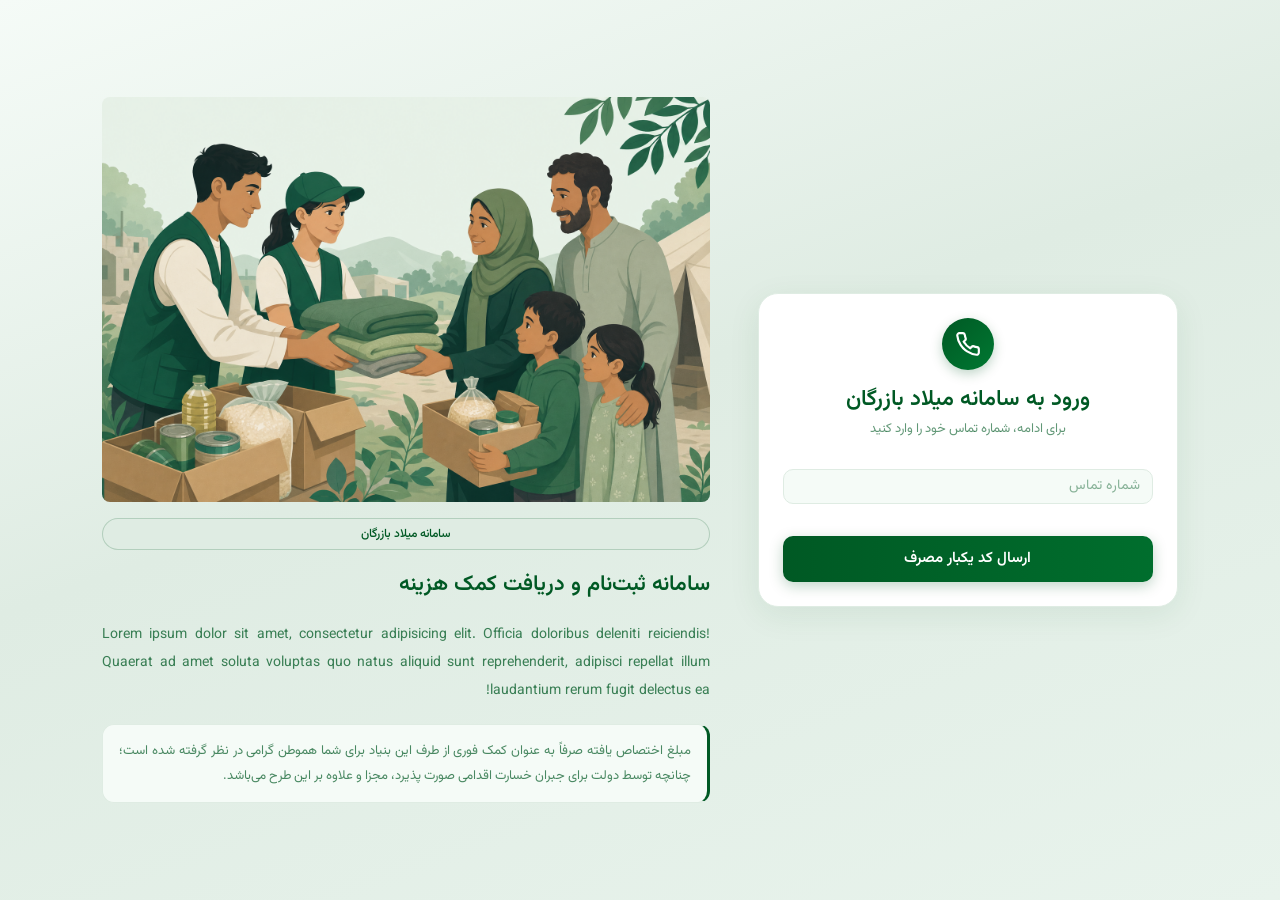
<file: index.html>
<!DOCTYPE html>
<html lang="fa" dir="rtl">

<head>
    <meta charset="UTF-8">
    <meta name="viewport" content="width=device-width, initial-scale=1.0">
    <title>میلاد بازرگان | ورود به سامانه</title>
    <link rel="stylesheet" href="./css/bootstrap.rtl.css">
    <link rel="stylesheet" href="./css/form-theme.css">
    <link rel="stylesheet" href="./css/login.css">
</head>

<body class="login-page">

    <main class="login-wrapper">
        <div class="row login-layout g-4">

            <div class="col-lg-5 login-form-col">
                <div class="card border shadow-sm">
                    <div class="card-body p-4">

                        <div class="avatar">
                            <svg width="26" height="26" fill="none" stroke="#fff" stroke-width="2"
                                viewBox="0 0 24 24">
                                <path d="M22 16.92v3a2 2 0 0 1-2.18 2 19.79 19.79 0 0 1-8.63-3.07 19.5 19.5 0 0 1-6-6 19.79 19.79 0 0 1-3.07-8.67A2 2 0 0 1 4.11 2h3a2 2 0 0 1 2 1.72c.127.96.361 1.903.7 2.81a2 2 0 0 1-.45 2.11L8.09 9.91a16 16 0 0 0 6 6l1.27-1.27a2 2 0 0 1 2.11-.45c.907.339 1.85.573 2.81.7A2 2 0 0 1 22 16.92z" />
                            </svg>
                        </div>

                        <div class="form-title">ورود به سامانه میلاد بازرگان</div>
                        <div class="form-subtitle">برای ادامه، شماره تماس خود را وارد کنید</div>

                        <div id="alertBox" class="alert-message error step-hidden"></div>

                        <div id="phoneStep">
                            <div class="mb-3">
                                <input type="text" class="form-control" id="loginPhone" placeholder="شماره تماس"
                                    inputmode="tel" maxlength="11" autocomplete="tel">
                                <div class="invalid-feedback">شماره تماس باید ۱۱ رقم و با ۰۹ شروع شود.</div>
                            </div>
                            <button type="button" class="btn-submit" id="sendOtpBtn">ارسال کد یکبار مصرف</button>
                        </div>

                        <div id="otpStep" class="step-hidden">
                            <div class="form-subtitle mb-0">
                                کد ارسال‌شده به
                                <span class="phone-display" id="phoneDisplay"></span>
                                را وارد کنید
                            </div>

                            <div class="otp-boxes" id="otpBoxes">
                                <input type="text" class="otp-box" maxlength="1" inputmode="numeric" data-index="0">
                                <input type="text" class="otp-box" maxlength="1" inputmode="numeric" data-index="1">
                                <input type="text" class="otp-box" maxlength="1" inputmode="numeric" data-index="2">
                                <input type="text" class="otp-box" maxlength="1" inputmode="numeric" data-index="3">
                                <input type="text" class="otp-box" maxlength="1" inputmode="numeric" data-index="4">
                                <input type="text" class="otp-box" maxlength="1" inputmode="numeric" data-index="5">
                            </div>

                            <button type="button" class="btn-submit" id="verifyOtpBtn">تایید و ورود</button>
                            <button type="button" class="btn-link" id="resendBtn" disabled>ارسال مجدد (<span id="timer">120</span>)</button>
                            <button type="button" class="btn-link" id="changePhoneBtn">تغییر شماره تماس</button>
                        </div>

                    </div>
                </div>
            </div>

            <div class="col-lg-7 login-info">
                <img src="./assets/carousel-aid-1.png" alt="حمایت بنیاد برکت از هموطنان" class="img-fluid rounded-3">

                <span class="login-info-badge my-3 d-block text-center"> سامانه میلاد بازرگان </span>

                <h1 class="login-info-title">سامانه ثبت‌نام و دریافت کمک هزینه</h1>

                <p class="login-info-text">
                   Lorem ipsum dolor sit amet, consectetur adipisicing elit. Officia doloribus deleniti reiciendis! Quaerat ad amet soluta voluptas quo natus aliquid sunt reprehenderit, adipisci repellat illum laudantium rerum fugit delectus ea!
                </p>

                <div class="login-info-note">
                    مبلغ اختصاص یافته صرفاً به عنوان کمک فوری از طرف این بنیاد برای شما هموطن گرامی در نظر
                    گرفته شده است؛ چنانچه توسط دولت برای جبران خسارت اقدامی صورت پذیرد، مجزا و علاوه بر این
                    طرح می‌باشد.
                </div>
            </div>

        </div>
    </main>

    <script src="./config.js"></script>
    <script src="./login.js"></script>
</body>

</html>
</file>
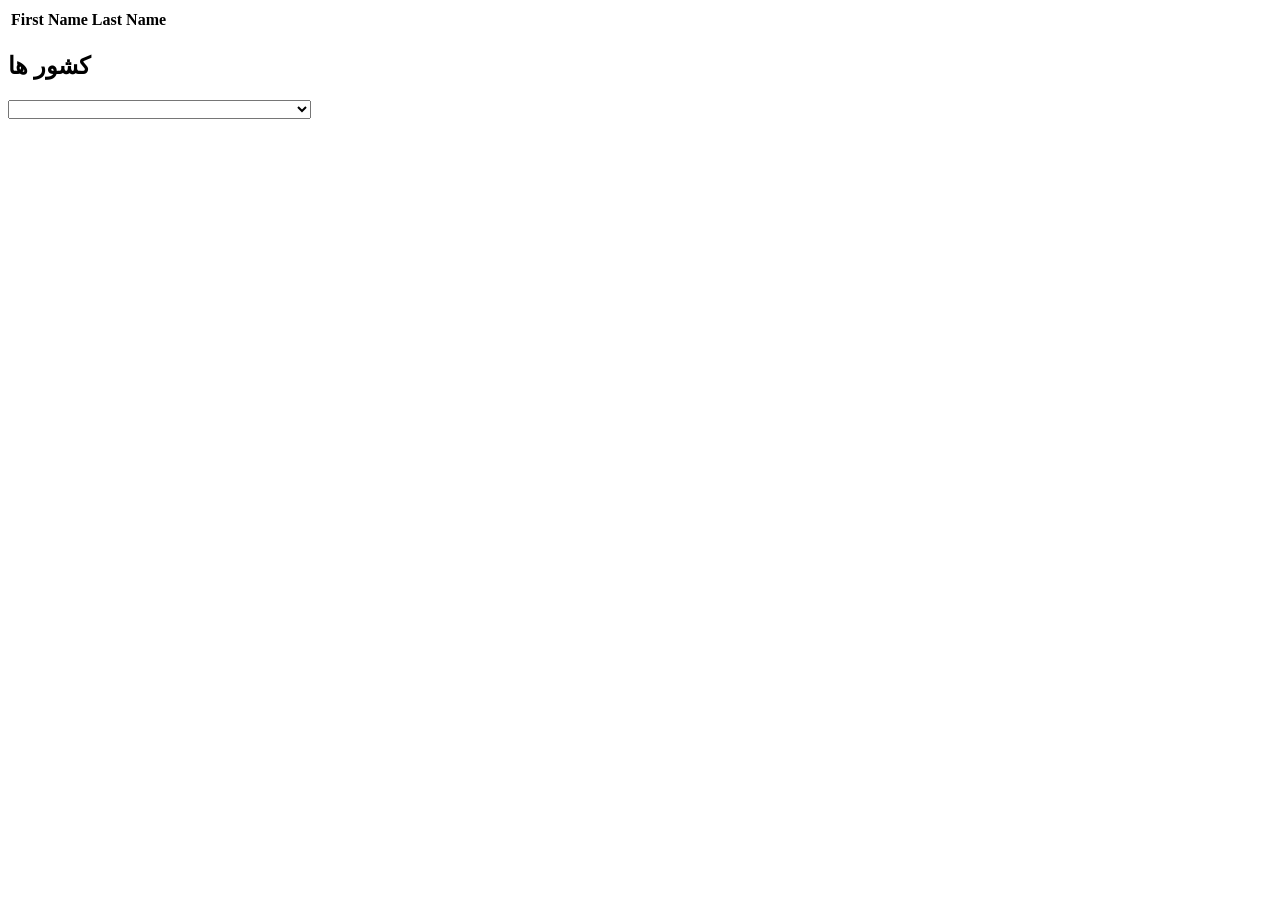
<file: api-Ajax.html>
<!DOCTYPE html>
<html lang="en">

<head>
    <meta charset="UTF-8">
    <meta name="viewport" content="width=device-width, initial-scale=1.0">
    <title>Document</title>
</head>

<body>

    <div id="userList">

    </div>

    <div>
        <table id="UserNameLastNameTable">
            <tr>
                <th>First Name</th>
                <th>Last Name</th>
            </tr>
        </table>
    </div>




    <div id="'country">
        <h2>کشور ها</h2>
        <select id="selectCountry" onchange="selectCity(this)">
            <option value="null"></option>
        </select>
    </div>





    <script src="./api.js"></script>
</body>

</html>
</file>
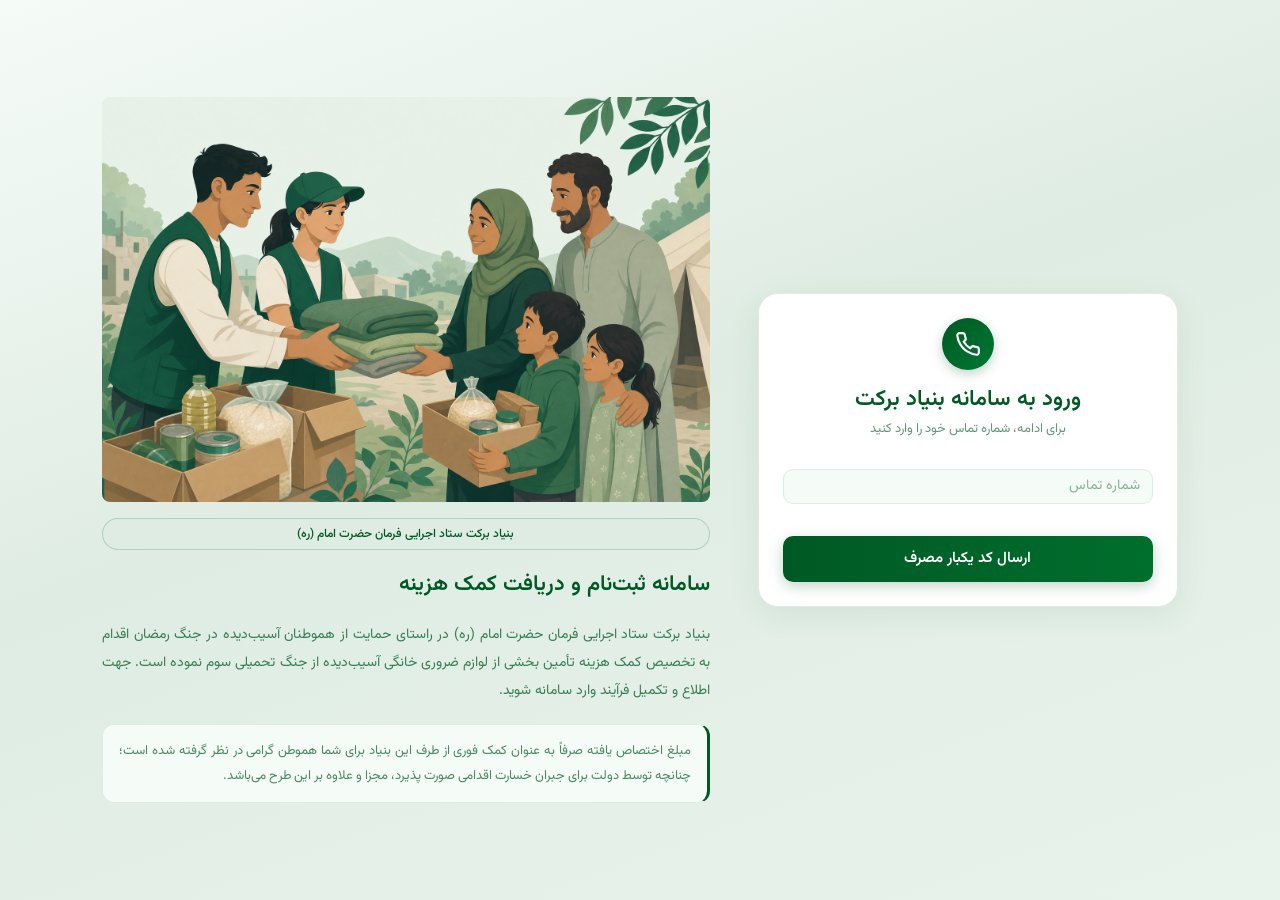
<file: form.html>
<!DOCTYPE html>

<html lang="fa" dir="rtl">



<head>

    <meta charset="UTF-8">

    <meta name="viewport" content="width=device-width, initial-scale=1.0">

    <title>فرم ثبت اطلاعات</title>

    <link rel="stylesheet" href="./css/bootstrap.rtl.css">

    <link rel="stylesheet" href="./css/form-theme.css">

    <link rel="stylesheet" href="./css/workout.css">

</head>



<body class="workout-page">



    <main class="workout-wrapper">

        <div class="row workout-layout g-4">



            <div class="col-lg-8 workout-form-col">

                <div class="card border shadow-sm">

                    <div class="card-body p-4">



                        <div class="avatar">

                            <svg width="26" height="26" fill="none" stroke="#fff" stroke-width="2"

                                viewBox="0 0 24 24">

                                <path d="M20 21v-2a4 4 0 0 0-4-4H8a4 4 0 0 0-4 4v2" />

                                <circle cx="12" cy="7" r="4" />

                            </svg>

                        </div>

                        

                        <div class="form-title">ثبت اطلاعات</div>

                        <div class="form-subtitle">لطفاً؛ فرم زیر را با دقت تکمیل کنید</div>



                        <form id="userForm" novalidate>



                            <div class="section-label">اطلاعات شخصی</div>



                            <div class="row">

                                <div class="col-6 mb-3">

                                    <input type="text" class="form-control" id="firstName" name="firstName"

                                        placeholder="نام" autocomplete="given-name">

                                    <div class="invalid-feedback">نام باید حداقل ۲ حرف فارسی باشد.</div>

                                </div>

                                <div class="col-6 mb-3">

                                    <input type="text" class="form-control" id="lastName" name="lastName"

                                        placeholder="نام خانوادگی" autocomplete="family-name">

                                    <div class="invalid-feedback">نام خانوادگی باید حداقل ۲ حرف فارسی باشد.</div>

                                </div>

                            </div>



                            <div class="row">

                                <div class="col-6 mb-3">

                                    <input type="text" class="form-control" id="nationalCode" name="nationalCode"

                                        placeholder="کد ملی" inputmode="numeric" maxlength="10">

                                    <div class="invalid-feedback">کد ملی باید ۱۰ رقم معتبر باشد.</div>

                                </div>

                                <div class="col-6 mb-3">

                                    <input type="text" class="form-control" id="phone" name="phone"

                                        placeholder="شماره تماس" inputmode="tel" maxlength="11">

                                    <div class="invalid-feedback">شماره تماس باید ۱۱ رقم و با ۰۹ شروع شود.</div>

                                </div>

                            </div>



                            <div class="form-divider"></div>

                            <div class="section-label">آدرس</div>



                            <div class="mb-3">

                                <textarea class="form-control" id="address" name="address" rows="3"

                                    placeholder="آدرس کامل"></textarea>

                                <div class="invalid-feedback">آدرس باید حداقل ۱۰ کاراکتر باشد.</div>

                            </div>



                            <div class="row">

                                <div class="col-sm-12 col-md-6 mb-3">

                                    <select class="form-select" id="DRCapital" name="province">

                                        <option value="">استان</option>

                                    </select>

                                    <div class="invalid-feedback">لطفاً استان را انتخاب کنید.</div>

                                </div>

                                <div class="col-sm-12 col-md-6 mb-3">

                                    <select class="form-select" id="DRCity" name="city">

                                        <option value="">شهرستان</option>

                                    </select>

                                    <div class="invalid-feedback">لطفاً شهرستان را انتخاب کنید.</div>

                                </div>

                            </div>



                            <div class="aid-type-label">نوع حمایت درخواستی</div>

                            <div class="row aid-type-group" id="aidTypeGroup">

                                <div class="col-6 mb-3">

                                    <label class="aid-type-card" for="aidFacility">

                                        <input type="radio" name="aidType" id="aidFacility" value="facility">

                                        <div class="aid-type-text">

                                            <strong>تسهیلات</strong>

                                            <span>دریافت وام با شرایط بازپرداخت</span>

                                        </div>

                                    </label>

                                </div>

                                <div class="col-6 mb-3">

                                    <label class="aid-type-card" for="aidGrant">

                                        <input type="radio" name="aidType" id="aidGrant" value="grant">

                                        <div class="aid-type-text">

                                            <strong>کمک بلاعوض</strong>

                                            <span>دریافت کمک بدون نیاز به بازپرداخت</span>

                                        </div>

                                    </label>

                                </div>

                            </div>

                            <div class="aid-type-error" id="aidTypeError">لطفاً نوع حمایت را انتخاب کنید.</div>



                            <div class="confirm-box" id="confirmBox">

                                <input type="checkbox" id="confirmInfo" name="confirmInfo">

                                <label for="confirmInfo">اطلاعات وارد شده در فرم را تایید می‌کنم</label>

                            </div>

                            <div class="confirm-error" id="confirmFeedback">

                                لطفاً تایید اطلاعات را علامت بزنید.

                            </div>



                            <button type="submit" class="btn-submit">ثبت اطلاعات</button>

                            <button type="button" class="btn-back" id="backHomeBtn">بازگشت به صفحه اصلی</button>



                        </form>

                    </div>

                </div>

            </div>



            <div class="col-lg-4 workout-carousel-col">

                <div class="aid-carousel" id="aidCarousel">

                    <div class="aid-carousel-track" id="carouselTrack">

                        <div class="aid-carousel-slide">

                            <img src="./assets/carousel-aid-1.png" alt="توزیع لوازم ضروری خانگی">

                            <div class="aid-carousel-caption">حمایت از هموطنان با تأمین لوازم ضروری</div>

                        </div>

                        <div class="aid-carousel-slide">

                            <img src="./assets/carousel-aid-2.png" alt="کمک‌رسانی بنیاد برکت">

                            <div class="aid-carousel-caption">همراهی بنیاد برکت در مسیر بازسازی</div>

                        </div>

                        <div class="aid-carousel-slide">

                            <img src="./assets/carousel-aid-3.png" alt="کمک بلاعوض به آسیب‌دیدگان">

                            <div class="aid-carousel-caption">توزیع بسته‌های حمایتی برای خانواده‌ها</div>

                        </div>

                    </div>

                    <button type="button" class="aid-carousel-btn prev" id="carouselPrev" aria-label="قبلی">‹</button>

                    <button type="button" class="aid-carousel-btn next" id="carouselNext" aria-label="بعدی">›</button>

                    <div class="aid-carousel-dots" id="carouselDots"></div>

                </div>

            </div>



        </div>

    </main>



    <script src="./form.js"></script>

</body>



</html>
</file>
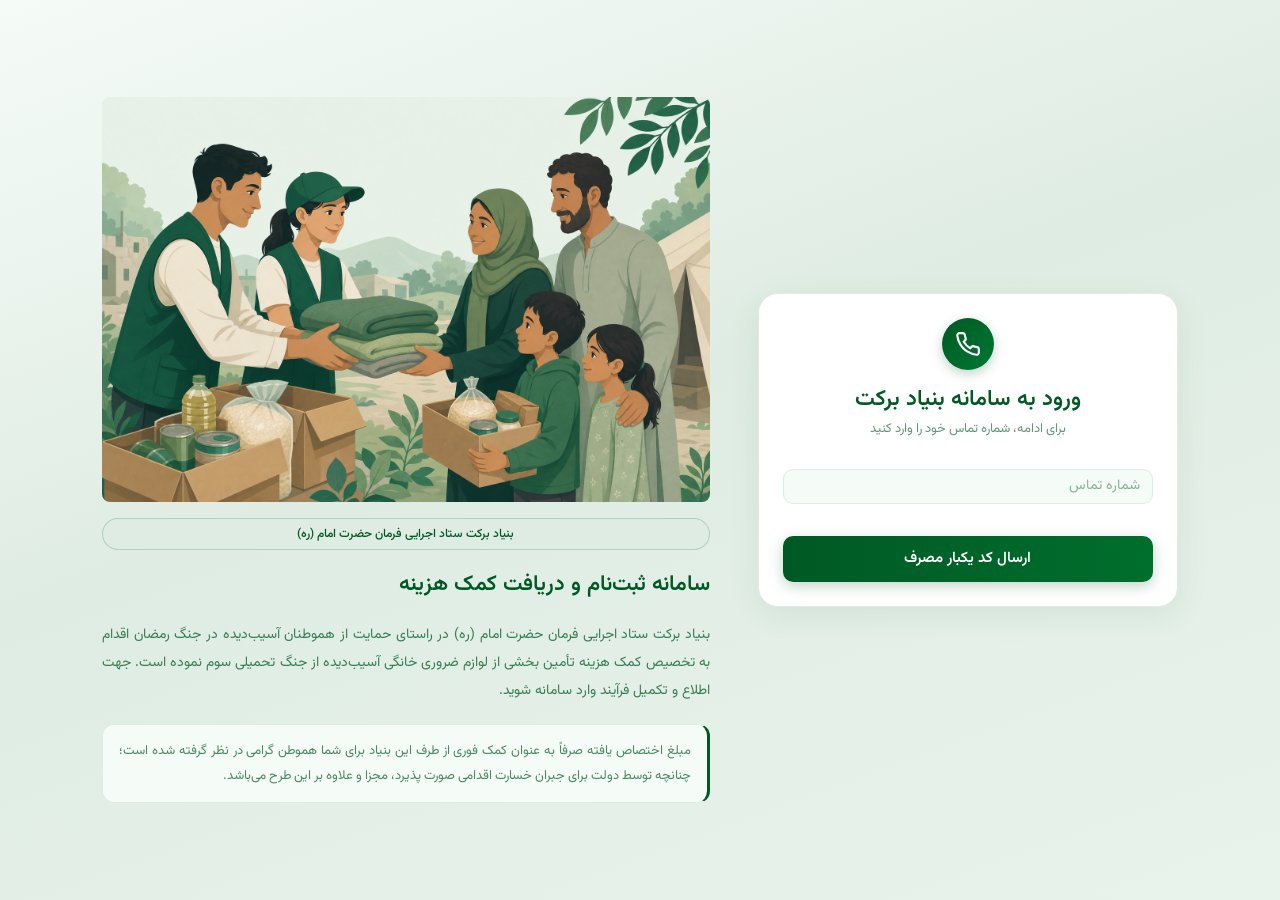
<file: login.html>
<!DOCTYPE html>
<html lang="fa" dir="rtl">

<head>
    <meta charset="UTF-8">
    <meta name="viewport" content="width=device-width, initial-scale=1.0">
    <title>ورود به سامانه</title>
    <link rel="stylesheet" href="./css/bootstrap.rtl.css">
    <link rel="stylesheet" href="./css/form-theme.css">
    <link rel="stylesheet" href="./css/login.css">
</head>

<body class="login-page">

    <main class="login-wrapper">
        <div class="row login-layout g-4">

            <div class="col-lg-5 login-form-col">
                <div class="card border shadow-sm">
                    <div class="card-body p-4">

                        <div class="avatar">
                            <svg width="26" height="26" fill="none" stroke="#fff" stroke-width="2"
                                viewBox="0 0 24 24">
                                <path d="M22 16.92v3a2 2 0 0 1-2.18 2 19.79 19.79 0 0 1-8.63-3.07 19.5 19.5 0 0 1-6-6 19.79 19.79 0 0 1-3.07-8.67A2 2 0 0 1 4.11 2h3a2 2 0 0 1 2 1.72c.127.96.361 1.903.7 2.81a2 2 0 0 1-.45 2.11L8.09 9.91a16 16 0 0 0 6 6l1.27-1.27a2 2 0 0 1 2.11-.45c.907.339 1.85.573 2.81.7A2 2 0 0 1 22 16.92z" />
                            </svg>
                        </div>

                        <div class="form-title">ورود به سامانه بنیاد برکت</div>
                        <div class="form-subtitle">برای ادامه، شماره تماس خود را وارد کنید</div>

                        <div id="alertBox" class="alert-message error step-hidden"></div>

                        <div id="phoneStep">
                            <div class="mb-3">
                                <input type="text" class="form-control" id="loginPhone" placeholder="شماره تماس"
                                    inputmode="tel" maxlength="11" autocomplete="tel">
                                <div class="invalid-feedback">شماره تماس باید ۱۱ رقم و با ۰۹ شروع شود.</div>
                            </div>
                            <button type="button" class="btn-submit" id="sendOtpBtn">ارسال کد یکبار مصرف</button>
                        </div>

                        <div id="otpStep" class="step-hidden">
                            <div class="form-subtitle mb-0">
                                کد ارسال‌شده به
                                <span class="phone-display" id="phoneDisplay"></span>
                                را وارد کنید
                            </div>

                            <div class="otp-boxes" id="otpBoxes">
                                <input type="text" class="otp-box" maxlength="1" inputmode="numeric" data-index="0">
                                <input type="text" class="otp-box" maxlength="1" inputmode="numeric" data-index="1">
                                <input type="text" class="otp-box" maxlength="1" inputmode="numeric" data-index="2">
                                <input type="text" class="otp-box" maxlength="1" inputmode="numeric" data-index="3">
                                <input type="text" class="otp-box" maxlength="1" inputmode="numeric" data-index="4">
                                <input type="text" class="otp-box" maxlength="1" inputmode="numeric" data-index="5">
                            </div>

                            <button type="button" class="btn-submit" id="verifyOtpBtn">تایید و ورود</button>
                            <button type="button" class="btn-link" id="resendBtn" disabled>ارسال مجدد (<span id="timer">120</span>)</button>
                            <button type="button" class="btn-link" id="changePhoneBtn">تغییر شماره تماس</button>
                        </div>

                    </div>
                </div>
            </div>

            <div class="col-lg-7 login-info">
                <img src="./assets/carousel-aid-1.png" alt="حمایت بنیاد برکت از هموطنان" class="img-fluid rounded-3">

                <span class="login-info-badge my-3 d-block text-center">بنیاد برکت ستاد اجرایی فرمان حضرت امام (ره)</span>

                <h1 class="login-info-title">سامانه ثبت‌نام و دریافت کمک هزینه</h1>

                <p class="login-info-text">
                    بنیاد برکت ستاد اجرایی فرمان حضرت امام (ره) در راستای حمایت از هموطنان آسیب‌دیده در جنگ
                    رمضان اقدام به تخصیص کمک هزینه تأمین بخشی از لوازم ضروری خانگی آسیب‌دیده از جنگ تحمیلی
                    سوم نموده است. جهت اطلاع و تکمیل فرآیند وارد سامانه شوید.
                </p>

                <div class="login-info-note">
                    مبلغ اختصاص یافته صرفاً به عنوان کمک فوری از طرف این بنیاد برای شما هموطن گرامی در نظر
                    گرفته شده است؛ چنانچه توسط دولت برای جبران خسارت اقدامی صورت پذیرد، مجزا و علاوه بر این
                    طرح می‌باشد.
                </div>
            </div>

        </div>
    </main>

    <script src="./config.js"></script>
    <script src="./login.js"></script>
</body>

</html>
</file>
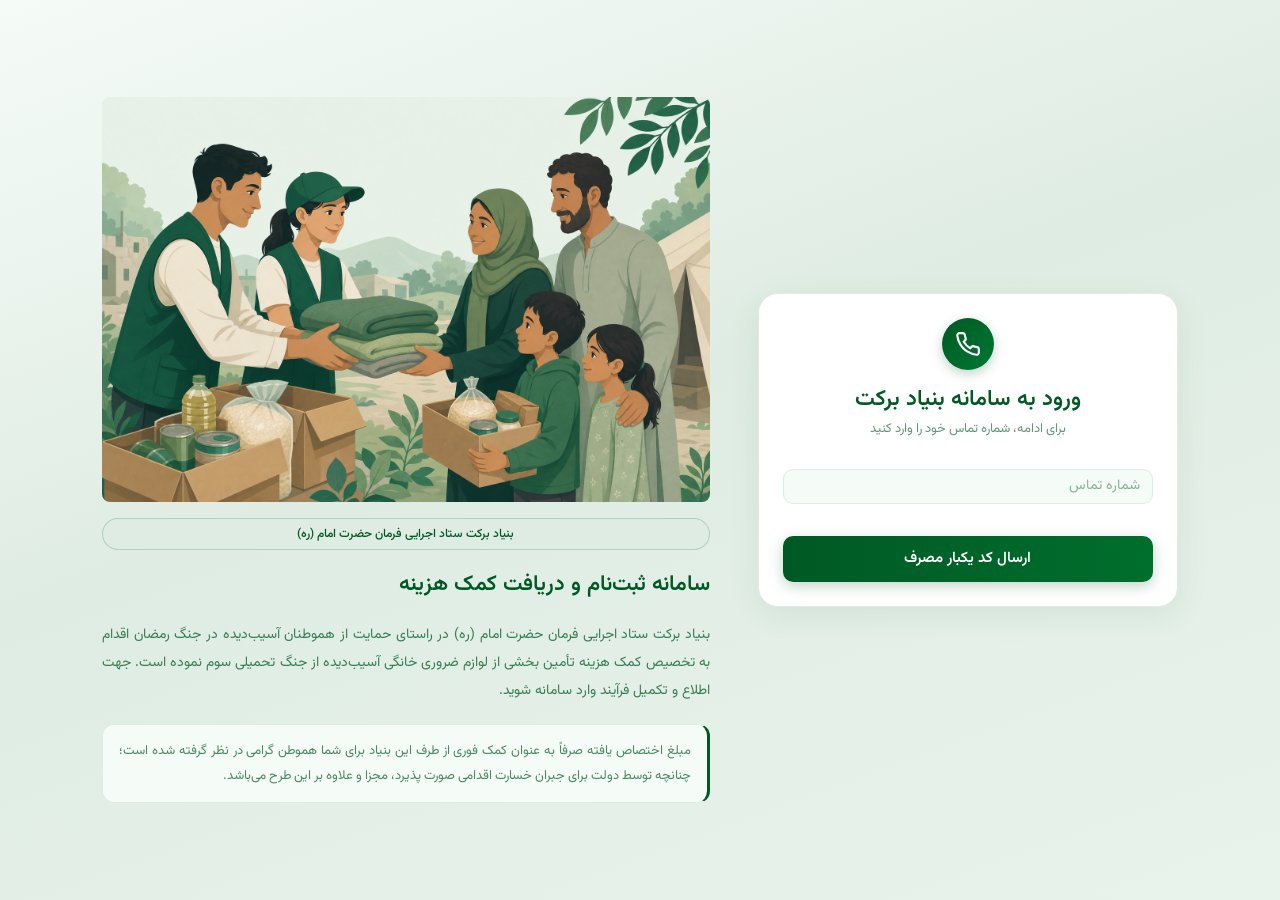
<file: workout.html>
<!DOCTYPE html>

<html lang="fa" dir="rtl">



<head>

    <meta charset="UTF-8">

    <meta name="viewport" content="width=device-width, initial-scale=1.0">

    <title>فرم ثبت اطلاعات</title>

    <link rel="stylesheet" href="./css/bootstrap.rtl.css">

    <link rel="stylesheet" href="./css/form-theme.css">

    <link rel="stylesheet" href="./css/workout.css">

</head>



<body class="workout-page">



    <main class="workout-wrapper">

        <div class="row workout-layout g-4">



            <div class="col-lg-8 workout-form-col">

                <div class="card border shadow-sm">

                    <div class="card-body p-4">



                        <div class="avatar">

                            <svg width="26" height="26" fill="none" stroke="#fff" stroke-width="2"

                                viewBox="0 0 24 24">

                                <path d="M20 21v-2a4 4 0 0 0-4-4H8a4 4 0 0 0-4 4v2" />

                                <circle cx="12" cy="7" r="4" />

                            </svg>

                        </div>

                        

                        <div class="form-title">ثبت اطلاعات</div>

                        <div class="form-subtitle">لطفاً؛ فرم زیر را با دقت تکمیل کنید</div>



                        <form id="userForm" novalidate>



                            <div class="section-label">اطلاعات شخصی</div>



                            <div class="row">

                                <div class="col-6 mb-3">

                                    <input type="text" class="form-control" id="firstName" name="firstName"

                                        placeholder="نام" autocomplete="given-name">

                                    <div class="invalid-feedback">نام باید حداقل ۲ حرف فارسی باشد.</div>

                                </div>

                                <div class="col-6 mb-3">

                                    <input type="text" class="form-control" id="lastName" name="lastName"

                                        placeholder="نام خانوادگی" autocomplete="family-name">

                                    <div class="invalid-feedback">نام خانوادگی باید حداقل ۲ حرف فارسی باشد.</div>

                                </div>

                            </div>



                            <div class="row">

                                <div class="col-6 mb-3">

                                    <input type="text" class="form-control" id="nationalCode" name="nationalCode"

                                        placeholder="کد ملی" inputmode="numeric" maxlength="10">

                                    <div class="invalid-feedback">کد ملی باید ۱۰ رقم معتبر باشد.</div>

                                </div>

                                <div class="col-6 mb-3">

                                    <input type="text" class="form-control" id="phone" name="phone"

                                        placeholder="شماره تماس" inputmode="tel" maxlength="11">

                                    <div class="invalid-feedback">شماره تماس باید ۱۱ رقم و با ۰۹ شروع شود.</div>

                                </div>

                            </div>



                            <div class="form-divider"></div>

                            <div class="section-label">آدرس</div>



                            <div class="mb-3">

                                <textarea class="form-control" id="address" name="address" rows="3"

                                    placeholder="آدرس کامل"></textarea>

                                <div class="invalid-feedback">آدرس باید حداقل ۱۰ کاراکتر باشد.</div>

                            </div>



                            <div class="row">

                                <div class="col-sm-12 col-md-6 mb-3">

                                    <select class="form-select" id="DRCapital" name="province">

                                        <option value="">استان</option>

                                    </select>

                                    <div class="invalid-feedback">لطفاً استان را انتخاب کنید.</div>

                                </div>

                                <div class="col-sm-12 col-md-6 mb-3">

                                    <select class="form-select" id="DRCity" name="city">

                                        <option value="">شهرستان</option>

                                    </select>

                                    <div class="invalid-feedback">لطفاً شهرستان را انتخاب کنید.</div>

                                </div>

                            </div>



                            <div class="aid-type-label">نوع حمایت درخواستی</div>

                            <div class="row aid-type-group" id="aidTypeGroup">

                                <div class="col-6 mb-3">

                                    <label class="aid-type-card" for="aidFacility">

                                        <input type="radio" name="aidType" id="aidFacility" value="facility">

                                        <div class="aid-type-text">

                                            <strong>تسهیلات</strong>

                                            <span>دریافت وام با شرایط بازپرداخت</span>

                                        </div>

                                    </label>

                                </div>

                                <div class="col-6 mb-3">

                                    <label class="aid-type-card" for="aidGrant">

                                        <input type="radio" name="aidType" id="aidGrant" value="grant">

                                        <div class="aid-type-text">

                                            <strong>کمک بلاعوض</strong>

                                            <span>دریافت کمک بدون نیاز به بازپرداخت</span>

                                        </div>

                                    </label>

                                </div>

                            </div>

                            <div class="aid-type-error" id="aidTypeError">لطفاً نوع حمایت را انتخاب کنید.</div>



                            <div class="confirm-box" id="confirmBox">

                                <input type="checkbox" id="confirmInfo" name="confirmInfo">

                                <label for="confirmInfo">اطلاعات وارد شده در فرم را تایید می‌کنم</label>

                            </div>

                            <div class="confirm-error" id="confirmFeedback">

                                لطفاً تایید اطلاعات را علامت بزنید.

                            </div>



                            <button type="submit" class="btn-submit">ثبت اطلاعات</button>

                            <button type="button" class="btn-back" id="backHomeBtn">بازگشت به صفحه اصلی</button>



                        </form>

                    </div>

                </div>

            </div>



            <div class="col-lg-4 workout-carousel-col">

                <div class="aid-carousel" id="aidCarousel">

                    <div class="aid-carousel-track" id="carouselTrack">

                        <div class="aid-carousel-slide">

                            <img src="./assets/carousel-aid-1.png" alt="توزیع لوازم ضروری خانگی">

                            <div class="aid-carousel-caption">حمایت از هموطنان با تأمین لوازم ضروری</div>

                        </div>

                        <div class="aid-carousel-slide">

                            <img src="./assets/carousel-aid-2.png" alt="کمک‌رسانی بنیاد برکت">

                            <div class="aid-carousel-caption">همراهی بنیاد برکت در مسیر بازسازی</div>

                        </div>

                        <div class="aid-carousel-slide">

                            <img src="./assets/carousel-aid-3.png" alt="کمک بلاعوض به آسیب‌دیدگان">

                            <div class="aid-carousel-caption">توزیع بسته‌های حمایتی برای خانواده‌ها</div>

                        </div>

                    </div>

                    <button type="button" class="aid-carousel-btn prev" id="carouselPrev" aria-label="قبلی">‹</button>

                    <button type="button" class="aid-carousel-btn next" id="carouselNext" aria-label="بعدی">›</button>

                    <div class="aid-carousel-dots" id="carouselDots"></div>

                </div>

            </div>



        </div>

    </main>



    <script src="./workout.js"></script>

</body>



</html>
</file>
<file: css/form-theme.css>
@import url('https://fonts.googleapis.com/css2?family=Vazirmatn:wght@400;500;600&display=swap');

:root {
    --color-primary: rgb(0, 89, 36);
    --color-primary-rgb: 0, 89, 36;
    --color-primary-dark: rgb(0, 68, 28);
    --color-primary-light: #DFECE3;
    --color-bg: #F5FBF7;
    --color-surface: #ffffff;
    --color-text: rgb(0, 89, 36);
    --color-text-muted: rgba(0, 89, 36, 0.62);
    --color-text-soft: rgba(0, 89, 36, 0.45);
    --color-border: #DFECE3;
    --color-error: #c0392b;
    --color-error-bg: #fdecea;
}

* {
    box-sizing: border-box;
}

body {
    min-height: 100vh;
    background: linear-gradient(160deg, #F5FBF7 0%, #DFECE3 45%, #e8f3ec 100%);
    font-family: 'Vazirmatn', sans-serif;
    display: flex;
    align-items: center;
    justify-content: center;
    padding: 2rem 1rem;
    color: var(--color-text);
}

.card {
    background: var(--color-surface) !important;
    backdrop-filter: blur(12px);
    -webkit-backdrop-filter: blur(12px);
    border: 1px solid var(--color-border) !important;
    border-radius: 20px !important;
    box-shadow: 0 8px 32px rgba(var(--color-primary-rgb), 0.08) !important;
}

.form-title {
    text-align: center;
    color: var(--color-primary);
    font-size: 22px;
    font-weight: 600;
    margin-bottom: 0.3rem;
}

.form-subtitle {
    text-align: center;
    color: var(--color-text-muted);
    font-size: 13px;
    margin-bottom: 1.8rem;
}

.section-label {
    color: var(--color-text-soft);
    font-size: 12px;
    margin-bottom: 8px;
}

.form-divider {
    height: 1px;
    background: var(--color-border);
    margin: 1.2rem 0;
}

.form-control,
.form-select {
    background: var(--color-bg) !important;
    border: 1px solid var(--color-border) !important;
    color: var(--color-text) !important;
    border-radius: 10px !important;
    font-family: 'Vazirmatn', sans-serif;
    font-size: 14px;
}

.form-control::placeholder {
    color: var(--color-text-soft) !important;
}

.form-control:focus,
.form-select:focus {
    border-color: var(--color-primary) !important;
    background: var(--color-surface) !important;
    box-shadow: 0 0 0 3px rgba(var(--color-primary-rgb), 0.12) !important;
    color: var(--color-text) !important;
}

.form-select option {
    background: var(--color-surface);
    color: var(--color-text);
}

.invalid-feedback {
    color: var(--color-error) !important;
    font-size: 12px;
}

.btn-submit {
    width: 100%;
    padding: 12px;
    border: none;
    border-radius: 10px !important;
    background: linear-gradient(90deg, rgb(0, 89, 36), rgb(0, 110, 45));
    color: #fff;
    font-family: 'Vazirmatn', sans-serif;
    font-size: 15px;
    font-weight: 600;
    cursor: pointer;
    transition: opacity 0.2s, transform 0.15s, box-shadow 0.2s;
    margin-top: 1rem;
    box-shadow: 0 4px 14px rgba(var(--color-primary-rgb), 0.25);
}

.btn-submit:hover:not(:disabled) {
    opacity: 0.92;
    transform: translateY(-1px);
    box-shadow: 0 6px 18px rgba(var(--color-primary-rgb), 0.3);
}

.btn-submit:active:not(:disabled) {
    transform: scale(0.98);
}

.btn-submit:disabled {
    opacity: 0.55;
    cursor: not-allowed;
}

.avatar {
    width: 52px;
    height: 52px;
    border-radius: 50%;
    background: linear-gradient(135deg, rgb(0, 89, 36), rgb(0, 120, 50));
    display: flex;
    align-items: center;
    justify-content: center;
    margin: 0 auto 0.8rem;
    box-shadow: 0 4px 12px rgba(var(--color-primary-rgb), 0.25);
}

.confirm-box {
    display: flex;
    align-items: flex-start;
    gap: 10px;
    padding: 12px 14px;
    margin-bottom: 0.5rem;
    background: var(--color-bg);
    border: 1px solid var(--color-border);
    border-radius: 10px;
    cursor: pointer;
    transition: border-color 0.2s, background 0.2s;
}

.confirm-box:hover {
    background: var(--color-primary-light);
    border-color: rgba(var(--color-primary-rgb), 0.35);
}

.confirm-box.is-invalid {
    border-color: rgba(192, 57, 43, 0.5);
    background: var(--color-error-bg);
}

.confirm-box input[type="checkbox"] {
    width: 18px;
    height: 18px;
    margin-top: 2px;
    accent-color: var(--color-primary);
    cursor: pointer;
    flex-shrink: 0;
}

.confirm-box label {
    color: var(--color-text-muted);
    font-size: 13px;
    line-height: 1.6;
    cursor: pointer;
    margin: 0;
}

.confirm-error {
    display: none;
    color: var(--color-error);
    font-size: 12px;
    margin-bottom: 0.5rem;
}

.confirm-error.show {
    display: block;
}

.alert-message {
    padding: 10px 14px;
    border-radius: 10px;
    font-size: 13px;
    margin-bottom: 1rem;
    text-align: center;
}

.alert-message.error {
    background: var(--color-error-bg);
    border: 1px solid rgba(192, 57, 43, 0.25);
    color: var(--color-error);
}

.alert-message.success {
    background: #e8f5ec;
    border: 1px solid rgba(var(--color-primary-rgb), 0.25);
    color: var(--color-primary);
}

.otp-boxes {
    display: flex;
    justify-content: center;
    gap: 8px;
    direction: ltr;
    margin: 1.2rem 0;
}

.otp-box {
    width: 44px;
    height: 52px;
    text-align: center;
    font-size: 20px;
    font-weight: 600;
    background: var(--color-bg);
    border: 1px solid var(--color-border);
    border-radius: 10px;
    color: var(--color-text);
    font-family: 'Vazirmatn', sans-serif;
    outline: none;
    transition: border-color 0.2s, background 0.2s, box-shadow 0.2s;
}

.otp-box:focus {
    border-color: var(--color-primary);
    background: var(--color-surface);
    box-shadow: 0 0 0 3px rgba(var(--color-primary-rgb), 0.12);
}

.phone-display {
    color: var(--color-primary);
    font-weight: 600;
    direction: ltr;
    display: inline-block;
}

.btn-link {
    background: none;
    border: none;
    color: var(--color-text-soft);
    font-family: 'Vazirmatn', sans-serif;
    font-size: 13px;
    cursor: pointer;
    padding: 0;
    margin-top: 0.8rem;
    width: 100%;
    text-align: center;
    transition: color 0.2s;
}

.btn-link:hover:not(:disabled) {
    color: var(--color-primary);
}

.btn-link:disabled {
    cursor: not-allowed;
    opacity: 0.5;
}

.btn-back {
    width: 100%;
    padding: 11px;
    border: 1px solid var(--color-border);
    border-radius: 10px;
    background: var(--color-bg);
    color: var(--color-text-muted);
    font-family: 'Vazirmatn', sans-serif;
    font-size: 14px;
    font-weight: 500;
    cursor: pointer;
    margin-top: 0.6rem;
    transition: background 0.2s, border-color 0.2s, color 0.2s;
}

.btn-back:hover {
    background: var(--color-primary-light);
    border-color: rgba(var(--color-primary-rgb), 0.35);
    color: var(--color-primary);
}

.step-hidden {
    display: none;
}
</file>
<file: css/login.css>
body.login-page {
    align-items: stretch;
    justify-content: center;
    padding: 1.5rem;
}

.login-wrapper {
    width: 100%;
    max-width: 1100px;
    margin: auto;
}

.login-layout {
    align-items: center;
    min-height: calc(100vh - 3rem);
}

.login-info {
    padding: 1rem 1.5rem;
}

.login-info-image {
    width: 100%;
    max-height: 220px;
    object-fit: cover;
    border-radius: 16px;
    border: 1px solid var(--color-border);
    margin-bottom: 1.5rem;
    box-shadow: 0 8px 24px rgba(0, 89, 36, 0.1);
}

.login-info-badge {
    display: inline-block;
    padding: 6px 14px;
    border-radius: 20px;
    background: var(--color-primary-light);
    border: 1px solid rgba(0, 89, 36, 0.2);
    color: rgb(0, 89, 36);
    font-size: 12px;
    font-weight: 500;
    margin-bottom: 1rem;
}

.login-info-title {
    color: rgb(0, 89, 36);
    font-size: 1.35rem;
    font-weight: 600;
    line-height: 1.8;
    margin-bottom: 1rem;
}

.login-info-text {
    color: rgba(0, 89, 36, 0.75);
    font-size: 14px;
    line-height: 2;
    text-align: justify;
}

.login-info-note {
    margin-top: 1.2rem;
    padding: 14px 16px;
    border-radius: 12px;
    background: #F5FBF7;
    border: 1px solid var(--color-border);
    border-right: 3px solid rgb(0, 89, 36);
    color: rgba(0, 89, 36, 0.7);
    font-size: 13px;
    line-height: 1.9;
    text-align: justify;
}

.login-form-col .card {
    margin: 0 auto;
    max-width: 420px;
}

@media (max-width: 991px) {
    body.login-page {
        padding: 1rem;
    }

    .login-layout {
        min-height: auto;
    }

    .login-info {
        padding: 0 0 1.5rem;
        order: 2;
    }

    .login-form-col {
        order: 1;
    }

    .login-info-image {
        max-height: 180px;
    }
}
</file>
<file: css/workout.css>
body.workout-page {
    align-items: stretch;
    padding: 1.5rem 1rem;
}

.workout-wrapper {
    width: 100%;
    max-width: 1200px;
    margin: auto;
}

.workout-layout {
    align-items: stretch;
    min-height: calc(100vh - 3rem);
}

.workout-form-col .card {
    height: 100%;
}

.workout-carousel-col {
    display: flex;
    flex-direction: column;
}

.aid-carousel {
    position: relative;
    border-radius: 20px;
    overflow: hidden;
    border: 1px solid var(--color-border);
    box-shadow: 0 8px 32px rgba(0, 89, 36, 0.08);
    background: var(--color-surface);
    height: 100%;
    min-height: 420px;
}

.aid-carousel-track {
    display: flex;
    height: 100%;
    transition: transform 0.5s ease;
    direction: ltr;
}

.aid-carousel-slide {
    min-width: 100%;
    position: relative;
    height: 100%;
}

.aid-carousel-slide img {
    width: 100%;
    height: 100%;
    min-height: 420px;
    object-fit: cover;
    display: block;
}

.aid-carousel-caption {
    position: absolute;
    bottom: 0;
    left: 0;
    right: 0;
    padding: 2rem 1.2rem 1.2rem;
    background: linear-gradient(transparent, rgba(0, 89, 36, 0.85));
    color: #fff;
    font-size: 14px;
    font-weight: 500;
    text-align: center;
}

.aid-carousel-btn {
    position: absolute;
    top: 50%;
    transform: translateY(-50%);
    width: 36px;
    height: 36px;
    border: none;
    border-radius: 50%;
    background: rgba(255, 255, 255, 0.9);
    color: rgb(0, 89, 36);
    font-size: 18px;
    cursor: pointer;
    display: flex;
    align-items: center;
    justify-content: center;
    transition: background 0.2s, transform 0.2s;
    z-index: 2;
    box-shadow: 0 2px 8px rgba(0, 0, 0, 0.15);
}

.aid-carousel-btn:hover {
    background: #fff;
    transform: translateY(-50%) scale(1.05);
}

.aid-carousel-btn.prev {
    right: 12px;
}

.aid-carousel-btn.next {
    left: 12px;
}

.aid-carousel-dots {
    position: absolute;
    bottom: 12px;
    left: 50%;
    transform: translateX(-50%);
    display: flex;
    gap: 6px;
    z-index: 2;
}

.aid-carousel-dot {
    width: 8px;
    height: 8px;
    border-radius: 50%;
    border: none;
    background: rgba(255, 255, 255, 0.5);
    cursor: pointer;
    padding: 0;
    transition: background 0.2s, transform 0.2s;
}

.aid-carousel-dot.active {
    background: #fff;
    transform: scale(1.2);
}

.aid-type-label {
    color: var(--color-text-soft);
    font-size: 12px;
    margin-bottom: 8px;
}

.aid-type-group.is-invalid .aid-type-card {
    border-color: rgba(192, 57, 43, 0.45);
}

.aid-type-card {
    display: flex;
    align-items: center;
    gap: 10px;
    padding: 14px 12px;
    background: var(--color-bg);
    border: 2px solid var(--color-border);
    border-radius: 12px;
    cursor: pointer;
    transition: border-color 0.2s, background 0.2s, box-shadow 0.2s;
    height: 100%;
    margin: 0;
}

.aid-type-card:hover {
    border-color: rgba(0, 89, 36, 0.35);
    background: var(--color-primary-light);
}

.aid-type-card:has(input:checked) {
    border-color: rgb(0, 89, 36);
    background: #e8f5ec;
    box-shadow: 0 0 0 3px rgba(0, 89, 36, 0.1);
}

.aid-type-card input[type="radio"] {
    width: 18px;
    height: 18px;
    accent-color: rgb(0, 89, 36);
    cursor: pointer;
    flex-shrink: 0;
    margin: 0;
}

.aid-type-text {
    flex: 1;
}

.aid-type-text strong {
    display: block;
    color: rgb(0, 89, 36);
    font-size: 14px;
    font-weight: 600;
    margin-bottom: 2px;
}

.aid-type-text span {
    color: var(--color-text-muted);
    font-size: 11px;
    line-height: 1.5;
}

.aid-type-error {
    display: none;
    color: var(--color-error);
    font-size: 12px;
    margin-top: 6px;
}

.aid-type-error.show {
    display: block;
}

@media (max-width: 991px) {
    .workout-layout {
        min-height: auto;
    }

    .workout-form-col {
        order: 1;
    }

    .workout-carousel-col {
        order: 2;
        margin-bottom: 1.5rem;
    }

    .aid-carousel,
    .aid-carousel-slide img {
        min-height: 260px;
    }
}

@media (min-width: 992px) {
    .workout-carousel-col {
        order: 2;
    }

    .workout-form-col {
        order: 1;
    }
}
</file>
